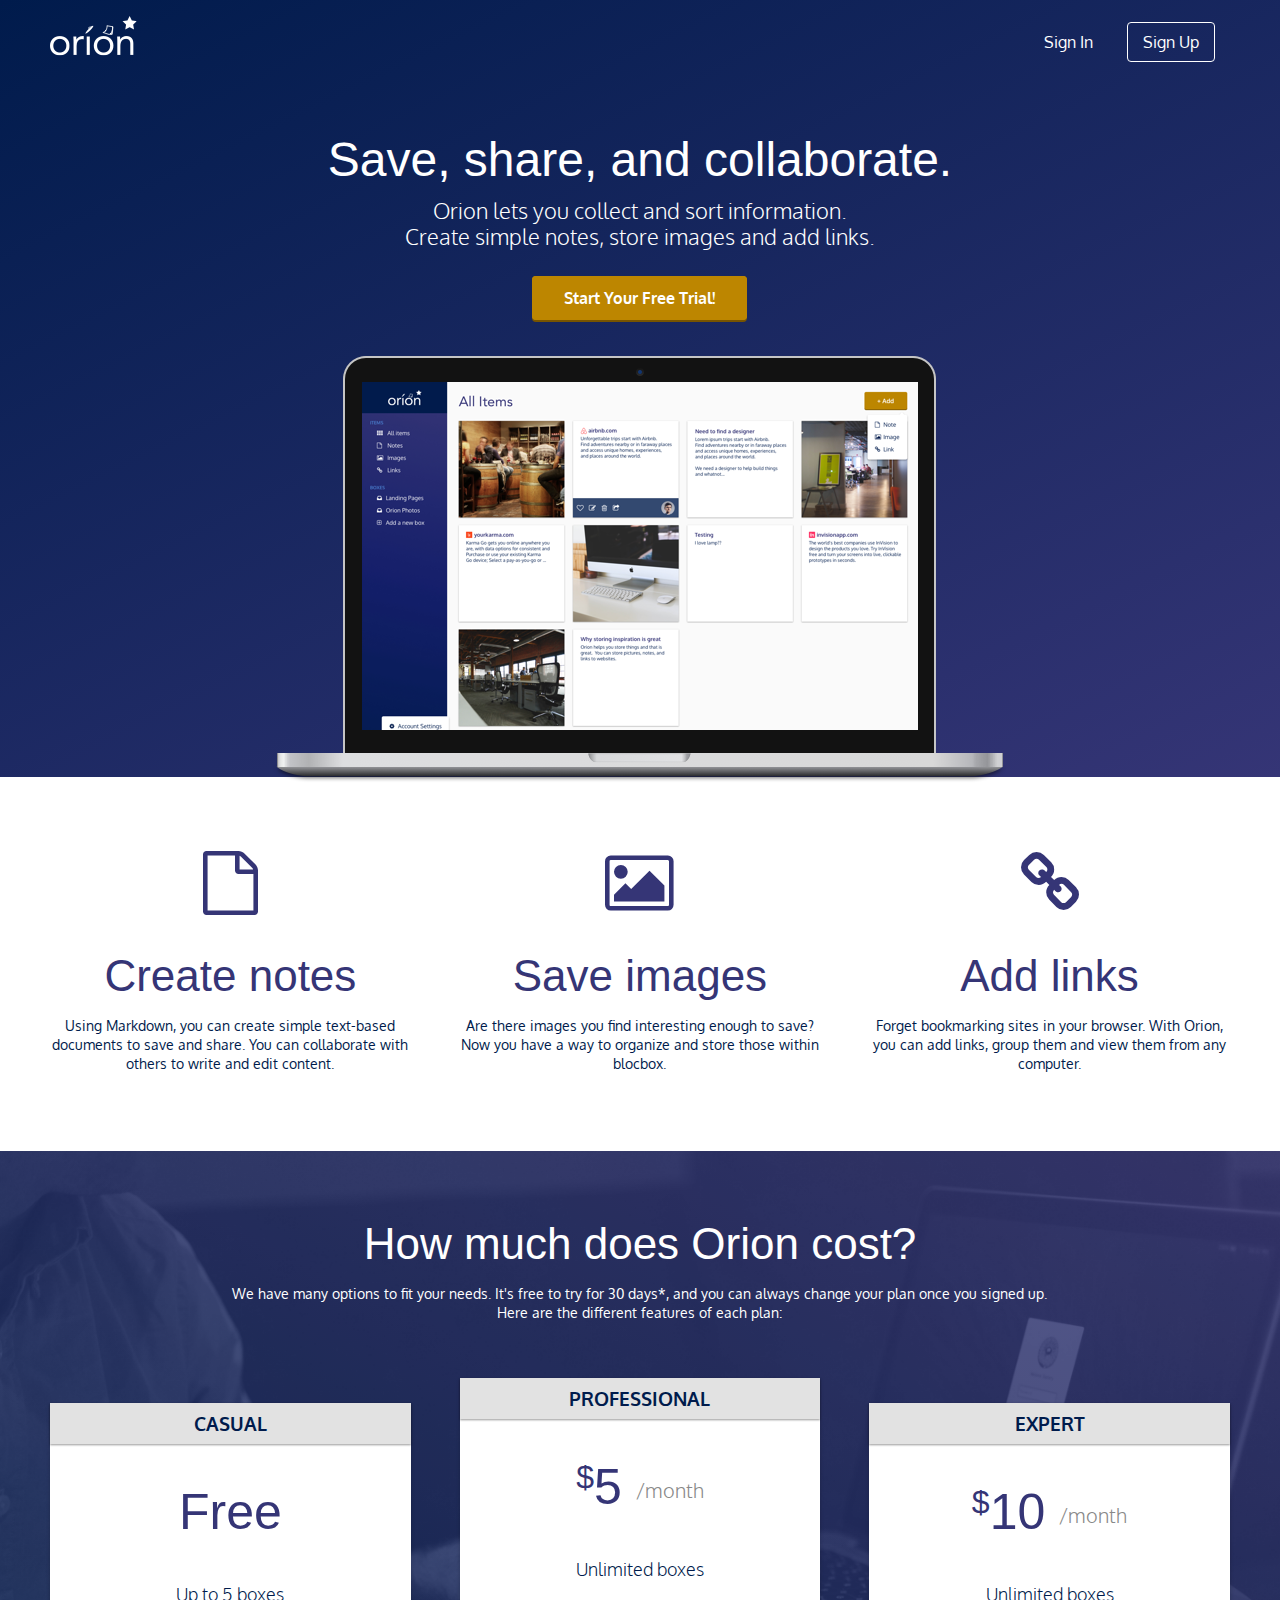
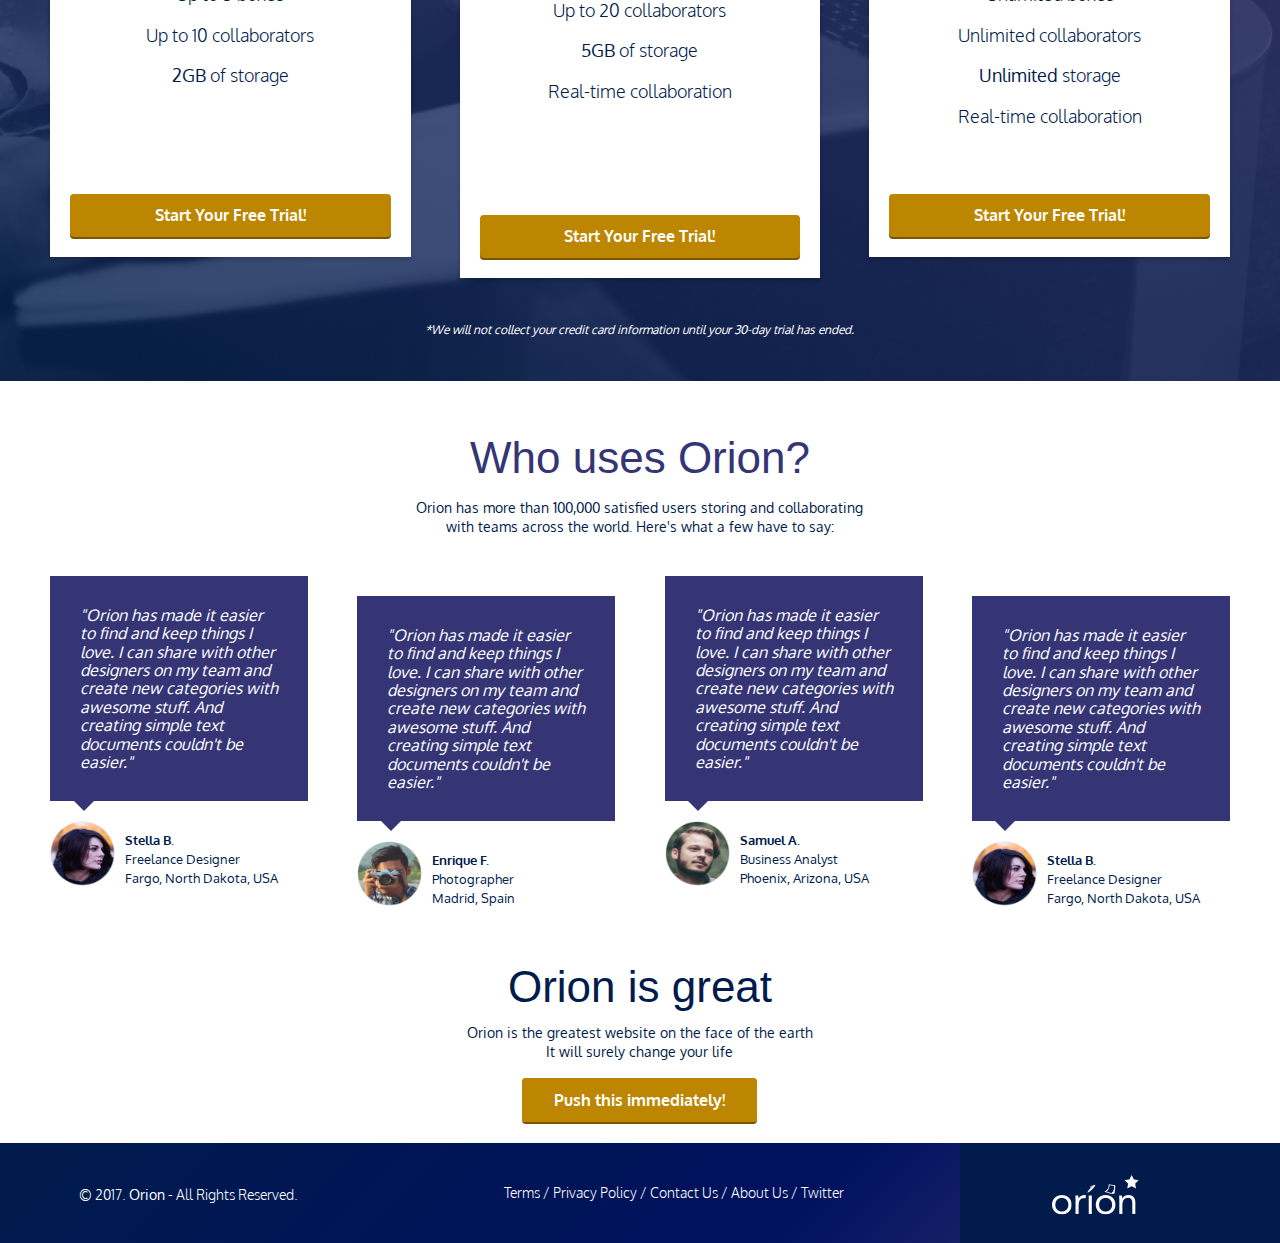
<file: index.html>
<!DOCTYPE html>
<html lang="en-us">
<head>
  <meta http-equiv="X-UA-Compatible" content="IE=edge">
  <meta name="viewport" content="width=device-width, initial-scale=1">
  <meta charset="utf-8">
  <title>Save, share, and collaborate | Orion</title>

<!-- Google Fonts -->
<link href="https://fonts.googleapis.com/css?family=Oxygen" rel="stylesheet">

<!-- CSS -->
 <link rel="stylesheet" href="css/normalize.css">
 <link rel="stylesheet" href="css/style.css">
 <link rel="stylesheet" href="css/font-awesome.css">
 <link rel="stylesheet" href="css/animate.css">
</head>

<body>
  <header>
    <nav class="container">
      <div class="one-half">
        <a href="index.html" class="site-logo"><img src="images/site-logo.png"
          alt="Orion" /></a>
      </div>
      <div class="one-half">
        <ul>
          <li><a href="signin.html">Sign In</a></li>
          <li class="btn-outline"><a href="signup.html">Sign Up</a></li>
        </ul>
      </div>
     </nav>
    <div class="container hero">
      <h1 class="animated fadeIn">Save, share, and collaborate.</h1>
      <p>Orion lets you collect and sort information.<br/>Create simple notes,
         store images and add links.</p>
      <a href="signup.html" class="btn">Start Your Free Trial!</a>
      <img class="container" src="images/dashboard.png" alt="Orion" />
    </div>
  </header>
    <main role="main">
    <!-- Benefits -->
     <section class="benefits">
       <ul class="container">
         <li class="one-third">
          <i class="fa fa-file-o"></i>
           <h2>Create notes</h2>
           <p>Using Markdown, you can create simple text-based documents to save
             and share. You can collaborate with others to write and edit content.
            </p>
         </li>
         <li class="one-third">
          <i class="fa fa-picture-o"></i>
           <h2>Save images</h2>
           <p>Are there images you find interesting enough to save? Now you have
             a way to organize and store those within blocbox.</p>
         </li>
         <li class="one-third">
          <i class="fa fa-link"></i>
           <h2>Add links</h2>
           <p>Forget bookmarking sites in your browser. With Orion, you can add
              links, group them and view them from any computer.</p>
         </li>
       </ul>
     </section>

    <!-- Pricing -->
     <section class="pricing">
       <div class="container">
         <h2>How much does Orion cost?</h2>
         <p>We have many options to fit your needs. It's free to try for 30
           days*, and you can always change your plan once you signed up.
           <br/>Here are the different features of each plan:</p>
       </div>
       <ul class="container">
         <li class="one-third">
           <div class="box">
             <h3>Casual</h3>
             <h4>Free</h4>
              <ul>
                <li>Up to 5 boxes</li>
                <li>Up to 10 collaborators</li>
                <li><strong>2GB</strong> of storage</li>
              </ul>
            <a href="signup.html" class="btn">Start Your Free Trial!</a>
           </div>
         </li>
         <li class="one-third">
           <div class="box middle">
             <h3>Professional</h3>
             <h4><span>$</span>5 <span class="month">/month</span></h4>
              <ul>
                <li>Unlimited boxes</li>
                <li>Up to 20 collaborators</li>
                <li><strong>5GB</strong> of storage</li>
                <li>Real-time collaboration</li>
              </ul>
             <a href="signup.html" class="btn">Start Your Free Trial!</a>
        </div>
      </li>
     <li class="one-third">
       <div class="box">
             <h3>Expert</h3>
             <h4><span>$</span>10 <span class="month">/month</span></h4>
              <ul>
                <li>Unlimited boxes</li>
                <li>Unlimited collaborators</li>
                <li><strong>Unlimited</strong> storage</li>
                <li>Real-time collaboration</li>
              </ul>
             <a href="signup.html" class="btn">Start Your Free Trial!</a>
            </div>
          </li>
        </ul>
        <div class="container">
          <p class="small">*We will not collect your credit card information until your 30-day trial has ended.</p>
        </div>
      </section>

     <!--Testimonials-->
     <section class="testimonials">
       <div class="container">
         <h2>Who uses Orion?</h2>
          <p>Orion has more than 100,000 satisfied users storing and collaborating
          <br/> with teams across the world. Here's what a few have to say:</p>
       </div>
       <ul class="container">
         <li class="one-fourth">
          <blockquote>"Orion has made it easier to find and keep things I
            love. I can share with other designers on my team and create new
            categories with awesome stuff. And creating simple text documents
            couldn't be easier." </blockquote>
          <img src="images/Stella.png" alt="Stella">
          <p class="name"><strong>Stella B.</strong><br/>Freelance Designer<br/>
            Fargo, North Dakota, USA</p>
         </li>
         <li class="one-fourth stagger">
          <blockquote>"Orion has made it easier to find and keep things I
            love. I can share with other designers on my team and create new
            categories with awesome stuff. And creating simple text documents
            couldn't be easier." </blockquote>
          <img src="images/Enrique.png" alt="Enrique">
          <p class="name"><strong>Enrique F.</strong><br/>Photographer<br/>
            Madrid, Spain</p>
         </li>
         <li class="one-fourth">
          <blockquote>"Orion has made it easier to find and keep things I
            love. I can share with other designers on my team and create new
            categories with awesome stuff. And creating simple text documents
            couldn't be easier." </blockquote>
          <img src="images/Samuel.png" alt="Samuel">
          <p class="name"><strong>Samuel A.</strong><br/>Business Analyst<br/>
            Phoenix, Arizona, USA</p>
         </li>
         <li class="one-fourth stagger">
          <blockquote>"Orion has made it easier to find and keep things I
            love. I can share with other designers on my team and create new
            categories with awesome stuff. And creating simple text documents
            couldn't be easier." </blockquote>
          <img src="images/Stella.png" alt="Stella">
          <p class="name"><strong>Stella B.</strong><br/>Freelance Designer<br/>
            Fargo, North Dakota, USA</p>
         </li>
        </ul>
      </section>

    <!-- One more call to action -->
    <section class="call-to-action">
      <div class="container hero">
        <h2>Orion is great</h2>
        <p>Orion is the greatest website on the face of the earth<br/>
          It will surely change your life</p>
        <a href="signup.html" class="btn">Push this immediately!</a>
      </div>
     </section>
    </main>

    <!--Footer-->
    <footer>
      <div class="container footer-nav-block">
       <div class="left-footer-block one-third">
         <p class="copyright-block">&copy; 2017. <strong>Orion</strong>
           - All Rights Reserved.</p>
       </div>
       <nav class="link-block middle-footer-block one-third">
         <ul>
           <li><a href="">Terms</a></li> /
           <li><a href="">Privacy Policy</a></li> /
           <li><a href="">Contact Us</a></li> /
           <li><a href="">About Us</a></li> /
           <li><a href="">Twitter</a></li>
         </ul>
       </nav>
       <div class="right-footer-block one-third">
         <img class="logo" src="images/site-logo.png" alt="Orion" />
       </div>
   </div>
 </footer>
</body>
</html>
</file>
<file: css/style.css>
html, body{
  overflow-x: hidden;
}
body {
  font-family: "Oxygen", Helvetica, sans-serif;
  color:#001B4C;
}
h1, h2, h3, h4, h5, h6 {
   font-family: Avenir, Helvetica, Arial, sans-serif;
}
h2 {
   font-size:44px;
   font-weight: normal;
   margin-bottom: 5px;
 }
 p {
  font-size:14px;
  line-height: 19px;
  font-weight: normal;
}

/* Grid */

.container {
  margin-right: auto;
  margin-left: auto;
  padding-left: 15px;
  padding-right: 15px;
  position: relative;
}
.container:before,
.container:after {
  content: " ";
  display: table;
}
.container:after {
  clear: both;
}
.one-half, .one-third, .one-fourth {
  width:96%;
  float:left;
  position:relative;
  min-height: 1px;
  margin:10px 2% 0px;
}



/* HEADER */
header {
  color:#FFFFFF;
  background:#001B4C;
  background-image: linear-gradient(-206deg, #001B4C 0%,
    #353576 100%);
}
header nav {
  padding:1em 0;
}
header nav ul {
  display:inline;
  text-align: right;
  float:right;
  margin:0;
}
header nav ul > li {
  list-style-type: none;
  display: inline-block;
  margin:0 15px;
}
header nav ul > li.btn-outline {
  padding:10px 15px;
  border:1px solid #FFFFFF;
  border-radius: 4px;
}
header nav ul > li.btn-outline:hover {
  background:#FFFFFF;
}
header nav ul > li > a {
  color:#FFFFFF;
  text-decoration: none;
}
header nav ul > li.btn-outline:hover > a {
  color:#353576;
}
header .hero {
  text-align: center;
  display:block;
  position: relative;
}
header .hero h1 {
  font-size:48px;
  font-weight: normal;
  margin:95px 0 0;
}
header .hero p {
  font-size: 22px;
  line-height: 26px;
  font-weight: 100;
  margin:10px 0 40px;
  text-align: center;
}
header .hero img {
  display: block;
  margin:3em auto 0px;
  padding: 0;
}
/* BUTTONS */
 .btn {
   border-radius: 4px;
   color:#FFFFFF;
   font-weight: 700;
   text-decoration: none;
   padding:10px 30px;
   background: #BD8600;
   border: 2px solid #BD8600;
   box-shadow: 0px 2px 0px 0px #775400;
 }

 /* BENEFITS */
 .benefits {
   text-align: center;
   display:block;
   position:relative;
 }
 .benefits ul {
   margin: 0 auto;
   padding:4em 0;
 }
 .benefits ul li {
   list-style-type: none;
   display: inline-block;
 }
 .benefits i {
   color:#353576;
   font-size:64px;
   margin:0;
   vertical-align: middle;
 }
 .benefits h2 {
   color:#353576;
   font-weight: normal;
 }

 /* PRICING */
.pricing {
  background: #001B4C url("../images/pricebackground.png") top
    center no-repeat;
  background: url("../images/pricebackground.png")
    top center no-repeat, linear-gradient(206deg, #353576 0%, #001B4C 94%);
  background-size:cover;
  text-align: center;
  padding:2em 0;
}
.pricing h2, .pricing p {
  color:#FFFFFF;
}
.pricing ul {
  margin:0 auto;
  padding:2em 0;
}
.pricing ul li {
  list-style-type: none;
}
.box {
   padding:0 15px 15px;
   background: #FFFFFF;
   box-shadow: 0px 2px 4px 0px rgba(0,0,0,0.20);
   min-height: 439px;
   position: relative;
   margin-top: 25px;
 }
 .box.middle {
   min-height: 485px;
   margin-top:0px;
 }
 .box h3 {
   font-family: "Oxygen", Helvetica, Arial, sans-serif;
   font-weight: 600;
   text-transform: uppercase;
   background: #E2E2E2;
   box-shadow: 0px 1px 2px 0px rgba(0,0,0,0.40);
   left:0;
   right:0;
   top:0;
   text-align: center;
   margin:0 -15px 40px;
   padding:10px 0;
 }
 .box h4 {
    font-size:50px;
    font-weight: normal;
    margin:40px 0 10px;
    color:#353576;
  }
  .box h4 span {
    font-size:32px;
    vertical-align: top;
  }
  .box h4 span.month {
    font-family: "Oxygen", Helvetica, Arial, sans-serif;
    font-weight: 100;
    color:#888888;
    font-size:20px;
    vertical-align: middle;
  }
  .box ul li {
    font-size:18px;
    margin-bottom:20px;
    font-weight: 100;
  }
  .box .btn {
  position:absolute;
  bottom:20px;
  left:20px;
  right:20px;
}
.small {
  font-size: 12px;
  color: #FEFEFE;
  line-height: 15px;
  font-style:italic;
}

/* TESTIMONIALS */
.testimonials {
  padding:1em 0 4em;
  text-align: center;
}
.testimonials h2 {
  color:#353576;
}
.testimonials ul li {
  list-style-type: none;
}


/*

AT FIRST ONLY THIS NTH CHILD WORKED BUT THEN ALL OF A SUDDEN THE .STAGGER CLASS
DID WORK AFTER I TRIED DELETING THE ONE-FOURTH CLASS AS AN EXPERIMENT.  I SAW
WHAT A MESS THAT MADE AND PUT IT BACK AND THEN ALL OF A SUDDEN THE CSS AT THE
BOTTOM HERE FOR THE .STAGGER CLASS DID WORK.  WEIRD.

.testimonials ul li:nth-child(even) {
  padding: 20px 0;
}


*/


.testimonials blockquote {
  color:#FFFFFF;
  text-align: left;
  font-style: italic;
  background:#353576;
  position: relative;
  padding:30px;
  width:auto;
  margin:0;
}
.testimonials blockquote:after {
   top: 100%;
   left: 13%;
   border: solid transparent;
   content: " ";
   height: 0;
   width: 0;
   position: absolute;
   pointer-events: none;
   border-top-color: #353576;
   border-width: 10px;
   margin-left: -10px;
 }
 .testimonials img {
    height: 65px;
    width: 65px;
    border-radius:50%;
    float: left;
    display: inline-block;
    margin:20px 10px 0 0;
  }
  .testimonials p.name {
    float: left;
    display: inline-block;
    text-align: left;
    font-size:13px;
    margin-top: 30px;
  }
 .stagger {
   padding: 20px 0;
 }

/* EXTRA SECTION */

 .call-to-action {
   display:block;
   position:relative;
   padding: 4em 0;
   margin-top: -160px;
   margin-bottom: -30px;
   text-align: center;
 }

 .call-to-action p {
   margin-top: 10px;
   margin-bottom: 30px;
 }


 /* FOOTER */
 footer {
   background-color: #001B4C;
   background-image: linear-gradient(-225deg, #001B4C 0%,
     #00115E 62%, #353576 100%);
   color: #FFFFFF;
   height: 150px;
   position: relative;
   overflow: hidden;
   z-index: 0;
 }

 footer p, footer nav ul {
   font-size:14px;
   font-weight:100;
   text-align: center;
   margin: 4px auto 0;

 }
 footer nav ul li {
   list-style-type: none;
   display: inline;
 }
 footer nav ul li a {
   color:#FFFFFF;
   text-decoration: none;
 }
 footer .right-footer-block {
   background-color: transparent;
   margin: 0;
   padding: 0;
   float: right;
 }
 footer .logo{
   padding: 2.35em 0;
   margin: 0 auto;
   display: block;
 }

 footer .footer-nav-block{
   padding-left: 55px;
   margin: 0;
   padding: 0;
   }
 }




/* DASHBOARD */

.dashboard {
   background:#F7F7F7;
 }

.active {
   background: #001B4C;
}
.left-nav {
   height: 100%;
   width: 280px;
   color:#FFFFFF;
   background: #001B4C;
   background-image: linear-gradient(206deg, #353576 0%, #001B4C 94%);
   float:left;
   position: absolute;
  -webkit-transition: all 0.3s ease-in-out;
  -moz-transition: all 0.3s ease-in-out;
  -o-transition: all 0.3s ease-in-out;
  transition: all 0.3s ease-in-out;
  transform: translate(-280px,0);
    -webkit-transform: translate(-280px,0); /** Chrome & Safari **/
    -o-transform: translate(-280px,0); /** Opera **/
    -moz-transform: translate(-280px,0); /** Firefox **/
}
.left-nav.open {
  display:block;
  width:280px;
  background: #34495E;
  background-image: linear-gradient(206deg, #353576 0%, #001b4c 94%);
  -webkit-transition: all 0.3s ease-in-out;
  -moz-transition: all 0.3s ease-in-out;
  -o-transition: all 0.3s ease-in-out;
  transition: all 0.3s ease-in-out;
  transform: translate(0,0);
    -webkit-transform: translate(0,0); /** Chrome & Safari **/
    -o-transform: translate(0,0); /** Opera **/
    -moz-transform: translate(0,0); /** Firefox **/
    z-index: 100;
}
.hamburger {
  position:absolute;
  z-index: 1000;
  background:#001b4c;
  color:#FFF;
  text-decoration: none;
  font-size: 22px;
  padding: 10px 15px;
  border-radius: 4px;
  left: 5px;
  top: 15px;
}


  .left-nav {
    height: 100vh;
    width:14.6666667%;
    color:#FFFFFF;
    background: #001B4C;
    background-image: linear-gradient(206deg, #353576 0%, #001B4C 94%);
    float:left;
    position: fixed;
    display:block;
  }
  .left-nav .site-logo {
    padding:20px 0;
    background:#001B4C;
    display:block;
    text-align: center;
  }
  .left-nav .items {
    padding:0 6%;
  }
  .left-nav .items p {
    font-weight: 600;
    text-transform: uppercase;
    font-size: 12px;
    color: #487CCC;
    line-height: 15px;
  }
  .left-nav .items ul {
    margin:0 0 40px;
    padding:0;
  }
  .left-nav .items ul li {
    list-style-type: none;
    margin-bottom: 15px;
  }
  .left-nav .items ul li a {
    color:#FFFFFF;
    text-decoration: none;
    font-weight: 100;
  }
  .left-nav .items ul li a i {
    width:16px;
    text-align: center;
    margin-right:8px;
  }

  /* LEFT NAVBAR SETTINGS */

.left-nav .settings {
  position:absolute;
  background:#353576;
  width:100%;
  bottom:0;
  left:0;
  right:0;
  padding:10px 0;
}
.left-nav .settings img {
  height:35px;
  width:35px;
  border-radius: 50%;
  margin-left:10px;
  display: inline-block;
}
.left-nav .settings p {
  display: inline-block;
  vertical-align: top;
  padding-top: 8px;
  font-weight: 200;
  margin:0 0 0 10px;
}
.left-nav .settings a {
  color:#FFFFFF;
  text-decoration: none;
  text-align: right;
  float: right;
  margin-right:10px;
  margin-top:-6px;
}

 /* CONTENT */
 .content {
   padding:6em 1% 1.5em;
   float:right;
   width:98%;
   position: relative;
 }
 .content .header {
   margin:-1px 1% 20px;
   height: 54px;
 }
 .content .header h1 {
   font-family: "Avenir", Helvetica, Arial, sans-serif;
   font-weight: 100;
   margin:0 0 30px;
   font-size: 36px;
   color: #001B4C;
   line-height: 44px;
   float: left;
   display:inline-block;
 }
 .content .header > a {
   float:right;
 }
 .content-item {
   width:96%;
   margin:0 2% 25px;
   float:left;
   display:block;
 }
 .item-box {
   display:block;
   height:230px;
   background: #FFFFFF;
   box-shadow: 0px 1px 3px 0px rgba(0,0,0,0.40);
   position: relative;
   overflow: hidden;
   padding:20px;
 }

 .item-box > img {
   position:absolute;
   height:100%;
   width:auto;
   top:0;
   left:0;
   right:0;
 }
 .item-box h2 {
   font-family: 'Oxygen', Helvetica, Arial, sans-serif;
   font-weight: 700;
   font-size: 15px;
   line-height: 17px;
   margin:0;
 }
 .item-box h2 a {
   color: #3498DB;
   text-decoration: none;
 }
 .item-box h2 img {
   width:16px;
   height:16px;
   position:relative;
   top:2px;
   margin-right:5px;
 }
 .item-box p {
   font-size: 14px;
   color: #333333;
   line-height: 18px;
   margin:5px 0 0;
 }




/* ORIGINAL MEDIA QUERIES */


@media (min-width: 320px) {
  .container {
    width: 290px;
  }
  .one-half {
    width: 100%;
    float:left;
    position:relative;
    min-height: 1px;
    margin:0 2% -12%;
  }
  /*header .hero img {
    width: 100%;
  } */
  header .hero h1 {
    font-size:48px;
    font-weight: normal;
    margin:100px 0 0;
  }


  .benefits {
    text-align: center;
    display:block;
    position:relative;
  }
  footer .left-footer-block {
    margin: 24px;
    margin-top: 15px;
  }
  footer .middle-footer-block {
    margin-top: -15px;
  }
  footer .logo {
    padding: 11px 0;
  }
}


 @media (min-width: 360px) {
   .container {
     width: 326px;
   }
 }
 @media (min-width: 375px) {
   .container {
     width: 343px;
   }
 }
 @media (min-width: 414px) {
   .container {
     width: 380px;
   }
 }
 @media (min-width: 460px) {
   footer .logo {
    padding: 24px 0;
   }
 }
 @media (min-width: 768px) {
   .container {
     width: 732px;
   }
   header nav ul {
     padding-top: 6px;
   }
   footer .logo {
     padding: 20px 0;
   }
}



 /* Larger Mobile Devices */
  @media (min-width:460px) {
    .content {
      padding:1.5em 1%;
      float:right;
      width:90%;
      position: relative;
    }
    .content-item {
      width:46%;
      margin:0 2% 25px;
      float:left;
      display:block;
    }
    footer .footer-nav-block {
      width: 100%;
    }
  }

 /* Tablets */
  @media (min-width:768px) {
    .content {
      padding:1.5em 5%;
      float:right;
      width:90%;
      position: relative;
    }
    .content > .container {
      width:700px;
    }
    .content-item {
      width:31.33333%;
      margin:0 1% 25px;
    }
    header .hero img {
      width: auto;
      margin: 3em auto -6px;
    }
    footer .footer-nav-block {
      width: 100%;
    }
}

 /* Laptops and Desktops */
 @media (min-width:992px) {
   .content {
     padding:1.5em 1%;
     float:right;
     width:83.33333333%;
     position: relative;
   }
   .content > .container {
     width:auto;
   }
   .content-item {
     width:23%;
     margin:0 1% 25px;
   }
   .container {
     width: 970px;
   }
   .one-half {
     width:96%;
   }
   .one-third {
     width:29.33333%;
   }
   .one-fourth {
     width:21%;
   }

   .left-nav {
     height: 100vh;
     width:14.66666667%;
     color:#FFFFFF;
     background: #001b4c;
     background-image: linear-gradient(206deg, #353576 0%, #001b4c 94%);
     float:left;
     position: fixed;
     display:block;
     transform: translate(0,0);
     -webkit-transform: translate(0,0); /** Chrome & Safari **/
     -o-transform: translate(0,0); /** Opera **/
     -moz-transform: translate(0,0); /** Firefox **/
   }
   .left-nav.open {
     width:14.66666667%;
     transform: translate(0,0);
     -webkit-transform: translate(0,0); /** Chrome & Safari **/
     -o-transform: translate(0,0); /** Opera **/
     -moz-transform: translate(0,0); /** Firefox **/
   }
   .hamburger {
     display:none;
   }
   footer{
     background-color: #3498DB;
     background-image: linear-gradient(-225deg, #001b4c 0%,
       #00115E 62%, #353576 100%);
     height: 100px;
   }
   footer p, footer nav ul{
     padding: 2em 0;
     text-align: left;
   }
   footer .right-footer-block {
     background-color: #001b4c;
     margin-top: 0;
     padding-bottom: 12px;
   }
   footer .logo{
     padding: 2em 8em 2em 1.5em;
   }
   footer .footer-nav-block{
   padding-left: 55px;
  }
  footer .middle-footer-block {
    margin-top: 4px;
  }
  footer .left-footer-block {
    margin-top: 8px;
  }
}

 @media (min-width: 1200px) {
   .container {
     width: 96%;
   }

 .item-box > img {
   position:absolute;
   height:100%;
   width:auto;
   top:0;
   left:0;
   right:0;
 }
 .item-box h2 {
   font-family: 'Oxygen', Helvetica, Arial, sans-serif;
   font-weight: 700;
   font-size: 15px;
   line-height: 17px;
   margin:0;
 }
 .item-box h2 a {
   color: #3498DB;
   text-decoration: none;
 }
 .item-box h2 img {
   width:16px;
   height:16px;
   position:relative;
   top:2px;
   margin-right:5px;
 }
 .item-box p {
   font-size: 14px;
   color: #333333;
   line-height: 18px;
   margin:5px 0 0;
 }
 footer .middle-footer-block {
    margin-top: 10px;
  }
  footer .left-footer-block {
    margin-top: 10px;
 }
}
</file>
